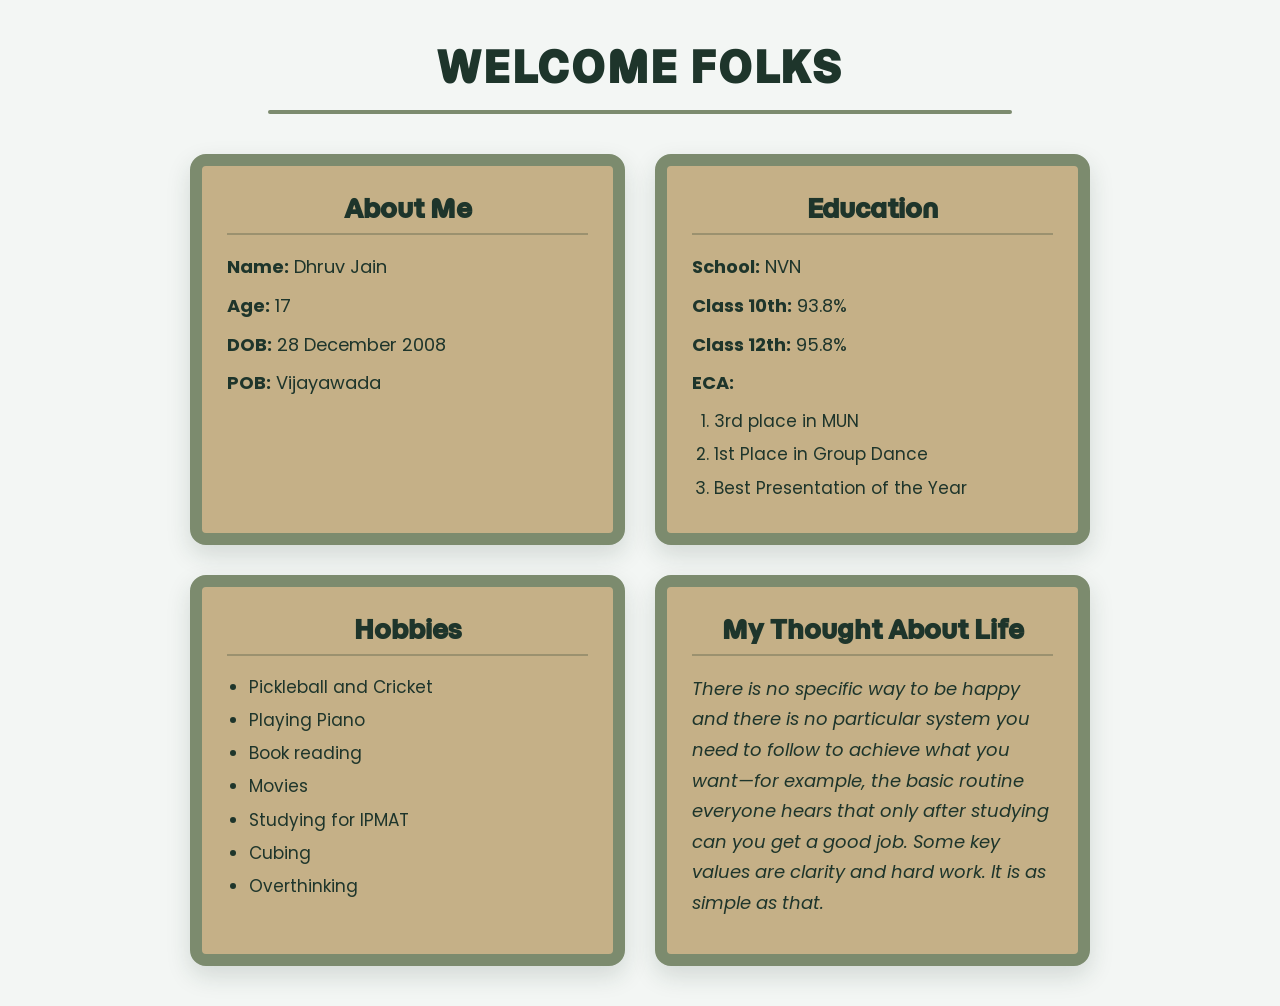
<file: ai.html>
<!DOCTYPE html>
<html lang="en">
<head>
    <meta charset="UTF-8">
    <meta name="viewport" content="width=device-width, initial-scale=1.0">
    <title>My Resume - Dhruv Jain</title>
    <link rel="stylesheet" href="./ai.css">
    <link rel="preconnect" href="https://fonts.googleapis.com">
    <link rel="preconnect" href="https://fonts.gstatic.com" crossorigin>
    <link href="https://fonts.googleapis.com/css2?family=Momo+Trust+Display&family=Poppins:wght@400;600&display=swap" rel="stylesheet">
</head>
<body>
    <header>
        <h1>WELCOME FOLKS</h1>
        <hr>
    </header>

    <div class="grid-container">
        <!-- Row 1, Left: About Me -->
        <div class="card">
            <h2>About Me</h2>
            <p><b>Name:</b> Dhruv Jain</p>
            <p><b>Age:</b> 17</p>
            <p><b>DOB:</b> 28 December 2008</p>
            <p><b>POB:</b> Vijayawada</p>
        </div>

        <!-- Row 1, Right: Education -->
        <div class="card">
            <h2>Education</h2>
            <p><b>School:</b> NVN</p>
            <p><b>Class 10th:</b> 93.8%</p>
            <p><b>Class 12th:</b> 95.8%</p>
            <p><b>ECA:</b></p>
            <ol>
                <li>3rd place in MUN</li>
                <li>1st Place in Group Dance</li>
                <li>Best Presentation of the Year</li>
            </ol>
        </div>

        <!-- Row 2, Left: Hobbies -->
        <div class="card">
            <h2>Hobbies</h2>
            <ul>
                <li class="hob">Pickleball and Cricket</li>
                <li class="hob">Playing Piano</li>
                <li class="hob">Book reading</li>
                <li class="hob">Movies</li>
                <li class="hob">Studying for IPMAT</li>
                <li class="hob">Cubing</li>
                <li class="hob">Overthinking</li>
            </ul>
        </div>

        <!-- Row 2, Right: Thought about life -->
        <div class="card">
            <h2>My Thought About Life</h2>
            <p class="thought-text">
                There is no specific way to be happy and there is no particular system you need to follow to achieve what you want—for example, the basic routine everyone hears that only after studying can you get a good job. Some key values are clarity and hard work. It is as simple as that.
            </p>
        </div>
    </div>
</body>
</html>
</file>
<file: ai.css>
* {
    box-sizing: border-box;
    margin: 0;
    padding: 0;
}

body {
    background-color: #F3F6F4;
    color: #1E352B;
    font-family: "Poppins", sans-serif;
    padding: 40px 20px;
}

/* Top Heading & Divider */
header {
    text-align: center;
    margin-bottom: 40px;
}

h1 {
    font-family: "Momo Trust Display", sans-serif;
    font-size: 42px;
    letter-spacing: 2px;
    color: #1E352B;
    margin-bottom: 15px;
}

hr {
    border: none;
    height: 4px;
    width: 60%;
    max-width: 850px;
    background-color: #7C8B6E;
    margin: 0 auto;
    border-radius: 2px;
}

/* 2x2 Grid Container */
.grid-container {
    display: grid;
    grid-template-columns: repeat(2, 1fr); /* Creates 2 equal columns */
    gap: 30px; /* Space between the 4 boxes */
    max-width: 900px;
    margin: 0 auto; /* Centers the entire 2x2 grid on the page */
}

/* Individual Box Styling */
.card {
    background-color: #C5B087;
    border: 12px solid #7C8B6E;
    border-radius: 16px;
    padding: 25px;
    min-height: 350px;
    box-shadow: 0 10px 25px rgba(30, 53, 43, 0.15);
    display: flex;
    flex-direction: column;
    justify-content: flex-start;
    transition: transform 0.2s ease;
}

.card:hover {
    transform: translateY(-5px); /* Subtle lift effect on hover */
}

h2 {
    font-family: "Momo Trust Display", sans-serif;
    font-weight: 700;
    font-size: 26px;
    color: #1E352B;
    text-align: center;
    margin-bottom: 18px;
    padding-bottom: 8px;
    border-bottom: 2px solid rgba(30, 53, 43, 0.25);
}

p {
    font-size: 18px;
    line-height: 1.6;
    color: #1E352B;
    margin-bottom: 10px;
    text-align: left;
}

/* Lists inside Education and Hobbies */
ul, ol {
    padding-left: 22px;
    color: #1E352B;
}

li, .hob {
    font-size: 17px;
    line-height: 1.6;
    margin-bottom: 6px;
    text-align: left;
}

.thought-text {
    font-style: italic;
    line-height: 1.7;
}

/* Automatically stacks into 1 column on smaller phone screens */
@media (max-width: 768px) {
    .grid-container {
        grid-template-columns: 1fr;
    }
}
</file>
